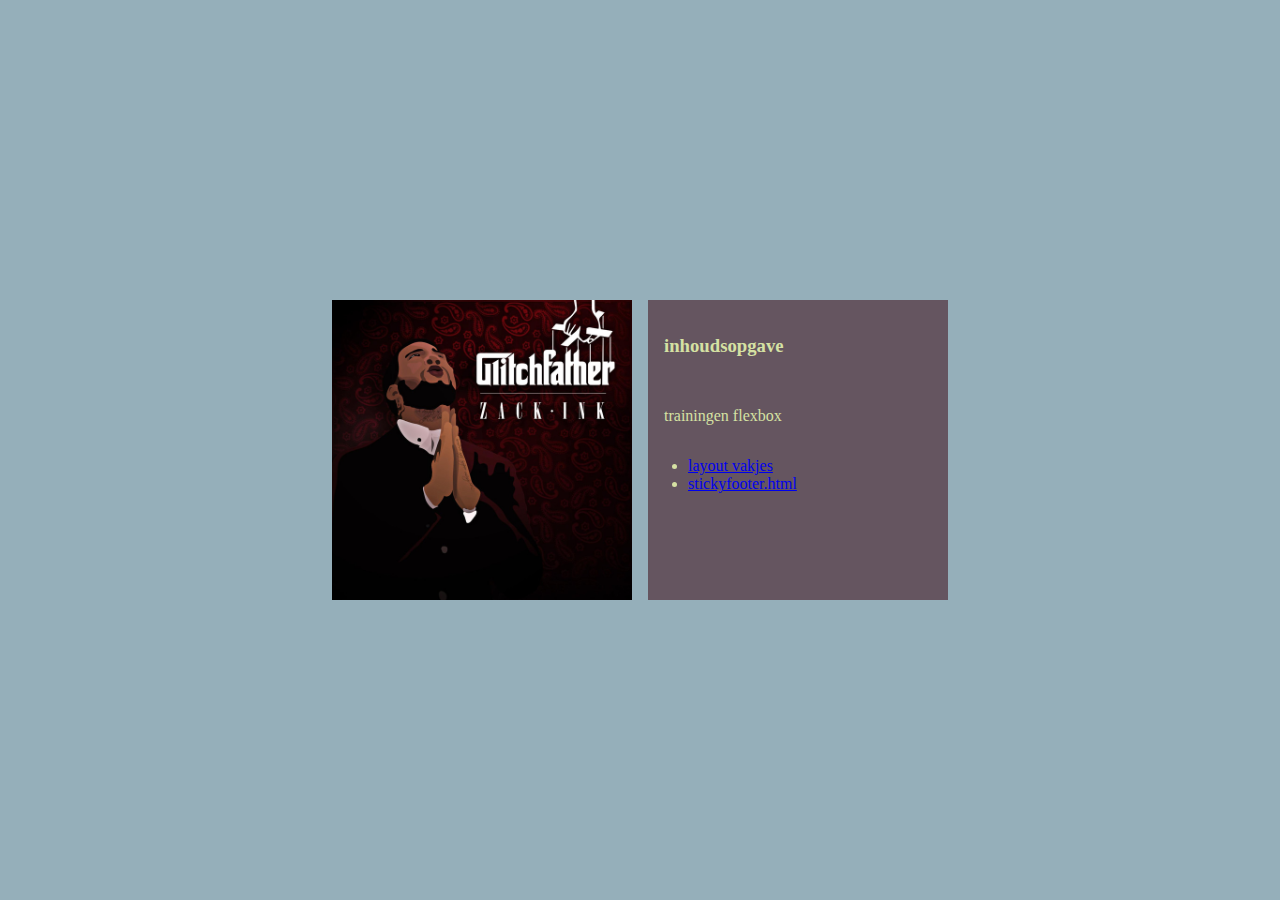
<file: index.html>
<!DOCTYPE html>
<html>
  <head>
    <meta charset="utf-8">
    <title>Trainingen Flexbox</title>
    <meta name="author" content="Gianni Marciano">
    <link rel="stylesheet" href="style.css">
  </head>

  <body lang="nl">
    <div class="wrapper">
      <div class="midden">
        <img src="glitchfather.jpg" alt="glitchfather">
        <!-- <img src="700stories.jpg" alt="700stories">
        <img src="gate16.jpg" alt="gate16">
        <img src="greengangrecords.jpg" alt="greengangrecords">
        <img src="hwpo2.jpg" alt="hwpo2">
        <img src="straightouttaprison.jpg" alt="straightouttaprison">
        <img src="twentyfoursevn2.jpg" alt="twentyfoursevn2"> -->
      </div>
        <div class="midden">
          <h3>inhoudsopgave</h3>
          <p>trainingen flexbox</p>
        <ul>
          <li><a href="grid.html">layout vakjes</a></li>
          <li><a href="stickyfooter.html">stickyfooter.html</a></li>
        </ul>

      </div>
    </div>

  </body>
</html>
</file>
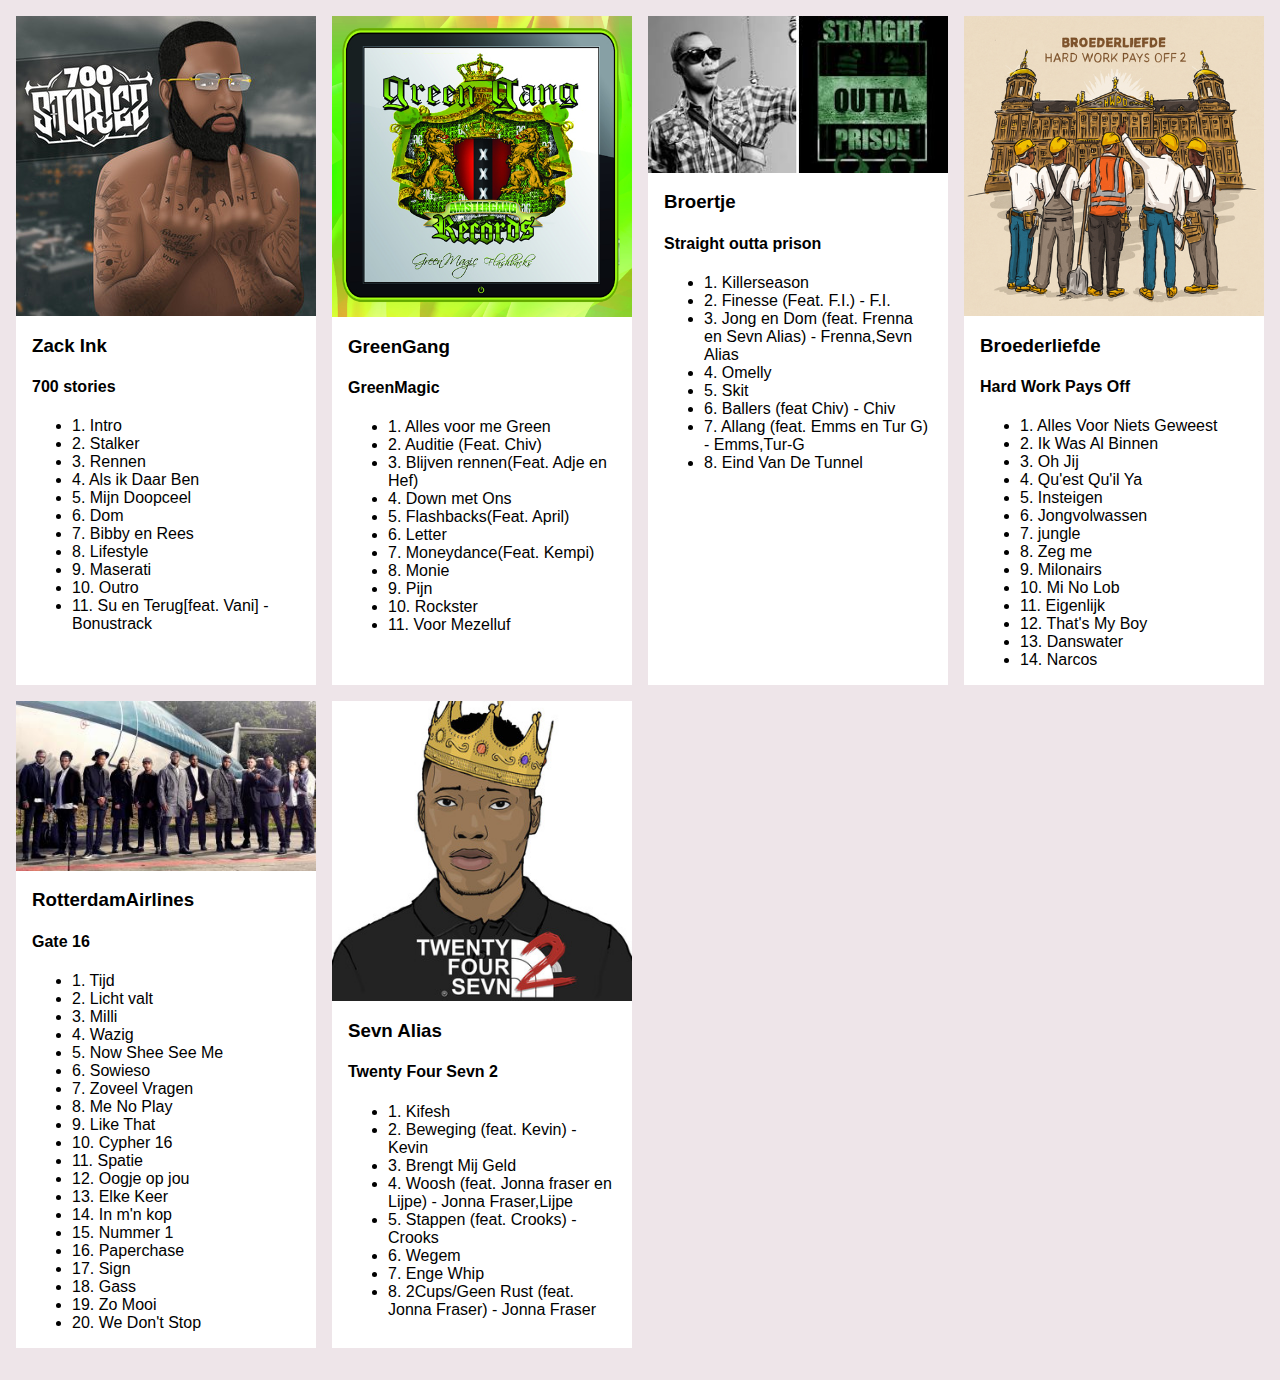
<file: grid.html>
<!DOCTYPE html>
<html>
  <head>
    <meta charset="utf-8">
    <title>flexbox grid</title>
    <meta name="author" content="Gianni Kuipers">
    <link rel="stylesheet" href="grid.css">
  </head>
  <body lang="nl">
    <div class="wrapper">

      <div class="een-album">
        <img src="700stories.jpg" alt="Zack Ink">
        <article>
        <h3>Zack Ink</h3>
        <h4>700 stories</h4>
        <ul>
          <li>1. Intro</li>
          <li>2. Stalker</li>
          <li>3. Rennen</li>
          <li>4. Als ik Daar Ben</li>
          <li>5. Mijn Doopceel</li>
          <li>6. Dom</li>
          <li>7. Bibby en Rees</li>
          <li>8. Lifestyle</li>
          <li>9. Maserati</li>
          <li>10. Outro</li>
          <li>11. Su en Terug[feat. Vani] - Bonustrack</li>
        </ul>
      </article>
    </div>

    <div class="een-album">
      <img src="greengangrecords.jpg" alt="greengang">
          <article>
            <h3>GreenGang</h3>
            <h4>GreenMagic</h4>
            <ul>
              <li>1. Alles voor me Green</li>
              <li>2. Auditie (Feat. Chiv)</li>
              <li>3. Blijven rennen(Feat. Adje en Hef)</li>
              <li>4. Down met Ons</li>
              <li>5. Flashbacks(Feat. April)</li>
              <li>6. Letter</li>
              <li>7. Moneydance(Feat. Kempi)</li>
              <li>8. Monie</li>
              <li>9. Pijn</li>
              <li>10. Rockster</li>
              <li>11. Voor Mezelluf</li>
            </ul>
          </article>
    </div>

    <div class="een-album">
      <img src="straightouttaprison.jpg" alt="straight outta prison">
          <article>
            <h3>Broertje</h3>
            <h4>Straight outta prison</h4>
            <ul>
              <li>1. Killerseason</li>
              <li>2. Finesse (Feat. F.I.) - F.I.</li>
              <li>3. Jong en Dom (feat. Frenna en Sevn Alias) - Frenna,Sevn Alias</li>
              <li>4. Omelly</li>
              <li>5. Skit</li>
              <li>6. Ballers (feat Chiv) - Chiv</li>
              <li>7. Allang (feat. Emms en Tur G) - Emms,Tur-G</li>
              <li>8. Eind Van De Tunnel</li>
            </ul>
          </article>
    </div>

    <div class="een-album">
      <img src="hwpo2.jpg" alt="Hard Work Pays off 2">
            <article>
              <h3>Broederliefde</h3>
              <h4>Hard Work Pays Off</h4>
              <ul>
                <li>1. Alles Voor Niets Geweest</li>
                <li>2. Ik Was Al Binnen</li>
                <li>3. Oh Jij</li>
                <li>4. Qu'est Qu'il Ya</li>
                <li>5. Insteigen</li>
                <li>6. Jongvolwassen</li>
                <li>7. jungle</li>
                <li>8. Zeg me</li>
                <li>9. Milonairs</li>
                <li>10. Mi No Lob</li>
                <li>11. Eigenlijk</li>
                <li>12. That's My Boy</li>
                <li>13. Danswater</li>
                <li>14. Narcos</li>
              </ul>
            </article>
    </div>

    <div class="een-album">
      <img src="gate16.jpg" alt="Gate 16">
            <article>
              <h3>RotterdamAirlines</h3>
              <h4>Gate 16</h4>
              <ul>
                <li>1. Tijd</li>
                <li>2. Licht valt</li>
                <li>3. Milli</li>
                <li>4. Wazig</li>
                <li>5. Now Shee See Me</li>
                <li>6. Sowieso</li>
                <li>7. Zoveel Vragen</li>
                <li>8. Me No Play</li>
                <li>9. Like That</li>
                <li>10. Cypher 16</li>
                <li>11. Spatie</li>
                <li>12. Oogje op jou</li>
                <li>13. Elke Keer</li>
                <li>14. In m'n kop</li>
                <li>15. Nummer 1</li>
                <li>16. Paperchase</li>
                <li>17. Sign</li>
                <li>18. Gass</li>
                <li>19. Zo Mooi</li>
                <li>20. We Don't Stop</li>
              </ul>
            </article>
    </div>

    <div class="een-album">
      <img src="twentyfoursevn2.jpg" alt="Twenty Four Sevn 2">
          <article>
            <h3>Sevn Alias</h3>
            <h4>Twenty Four Sevn 2</h4>
            <ul>
              <li>1. Kifesh</li>
              <li>2. Beweging (feat. Kevin) - Kevin</li>
              <li>3. Brengt Mij Geld</li>
              <li>4. Woosh (feat. Jonna fraser en Lijpe) - Jonna Fraser,Lijpe</li>
              <li>5. Stappen (feat. Crooks) - Crooks</li>
              <li>6. Wegem</li>
              <li>7. Enge Whip</li>
              <li>8. 2Cups/Geen Rust (feat. Jonna Fraser) - Jonna Fraser</li>
            </ul>
          </article>
    </div>

  <div class="een-album"></div>
  <div class="een-album"></div>
  <div class="een-album"></div>
  <div class="een-album"></div>
  <div class="een-album"></div>

  </body>
</html>
</file>
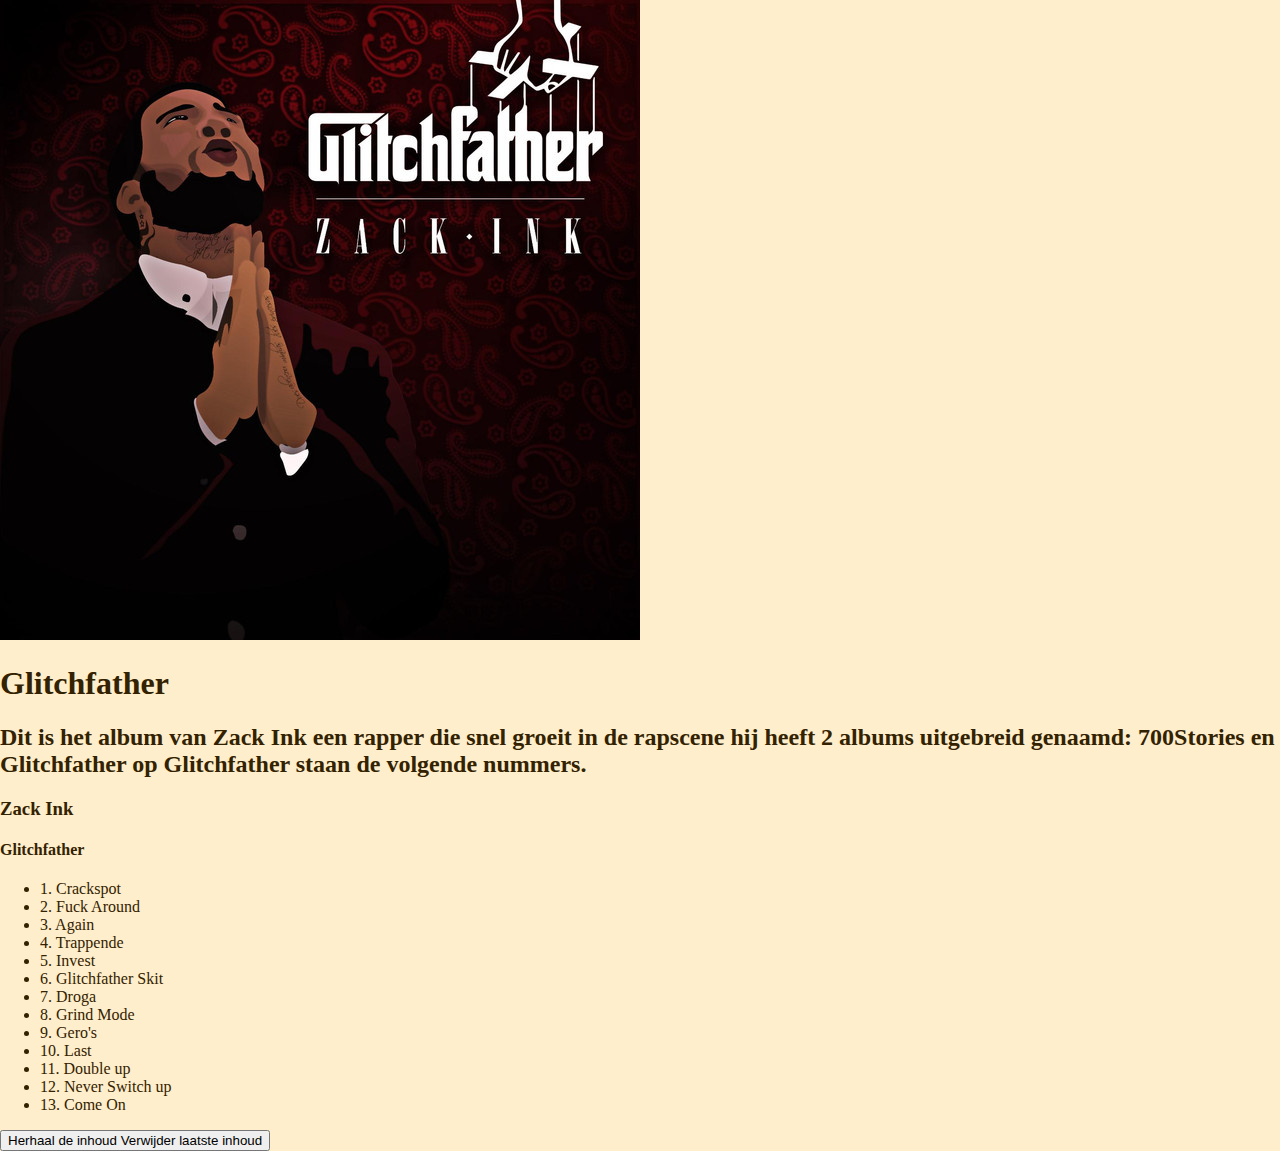
<file: stickyfooter.html>
<!DOCTYPE html>
<html>
  <head>
    <meta charset="utf-8">
    <title>sticky footer</title>
    <meta name="author" content="Gianni Kuipers">
  <link rel="stylesheet" href="st_footer.css">

  </head>

  <body lang="nl">
    <div class="wrapper">
      <div class="inhoud" id="inhoud">
        <img src="glitchfather.jpg" alt="glitchfather">
        <h1>Glitchfather</h1>
        <h2>Dit is het album van Zack Ink een rapper die snel groeit in de rapscene hij heeft 2 albums uitgebreid genaamd: 700Stories en Glitchfather op Glitchfather staan de volgende nummers.</h2>
        <article>
          <h3>Zack Ink</h3>
          <h4>Glitchfather</h4>
          <ul>
            <li>1. Crackspot</li>
            <li>2. Fuck Around</li>
            <li>3. Again</li>
            <li>4. Trappende</li>
            <li>5. Invest</li>
            <li>6. Glitchfather Skit</li>
            <li>7. Droga</li>
            <li>8. Grind Mode</li>
            <li>9. Gero's</li>
            <li>10. Last</li>
            <li>11. Double up</li>
            <li>12. Never Switch up</li>
            <li>13. Come On</li>
          </ul>
        </article>
      </div>
      <div class="knop">
        <button id="meer">Herhaal de inhoud</inhoud>
        <inhoud id="minder">Verwijder laatste inhoud</inhoud>
      </div>
    </div>
  </body>
</html>
</file>
<file: style.css>
html, body{
  margin: 0;
  padding: 0;
  font-family: sans-serif;
  overflow: hidden;
height: 100%
}

.wrapper{
  background-color: #95afba;
  color: #320;
  font-family: 'Permanent Marker', cursive;
  height: 100vh;
  display: flex;
  justify-content: center;
  align-items: center;
  flex-wrap: wrap;
}

.midden  {
  background-color: #655560;
  color: #d5e1a3;
  margin: 0 .5em;
  width: 300px;
  height: 300px;
}

.midden img {
  max-width: 100%;
}

.midden p, .midden h3 {
  padding: 1rem;
}
</file>
<file: grid.css>
html, body {
  background-color: #eee5e9;
  font-family: sans-serif;
}

.wrapper {
  display: flex;
  flex-wrap: wrap;
  justify-content: center;
}

.een-album {
  flex: 0 1 300px;
  background-color: #fff;
  margin: .5em;
  display: flex;
  flex-direction: column;
}
.een-album:empty {
  background: transparent;
}

.een-album article {
  padding: 0 1em;
}

.een-album img {
  max-width: 100%;
}
</file>
<file: st_footer.css>
html, body {
  background: #fec;
  color: #320;
  margin: 0;
  padding: 0;
}
.wrapper {
  display: flex;
  flex-direction: column;
  min-height: 100vh;
}
.inhoud {
  flex: 1 0 auto;
}
.media-item {
  display: flex;
}
.media-item:nth-child(2n+2) .tekst {
  order: -1;
}
</file>
